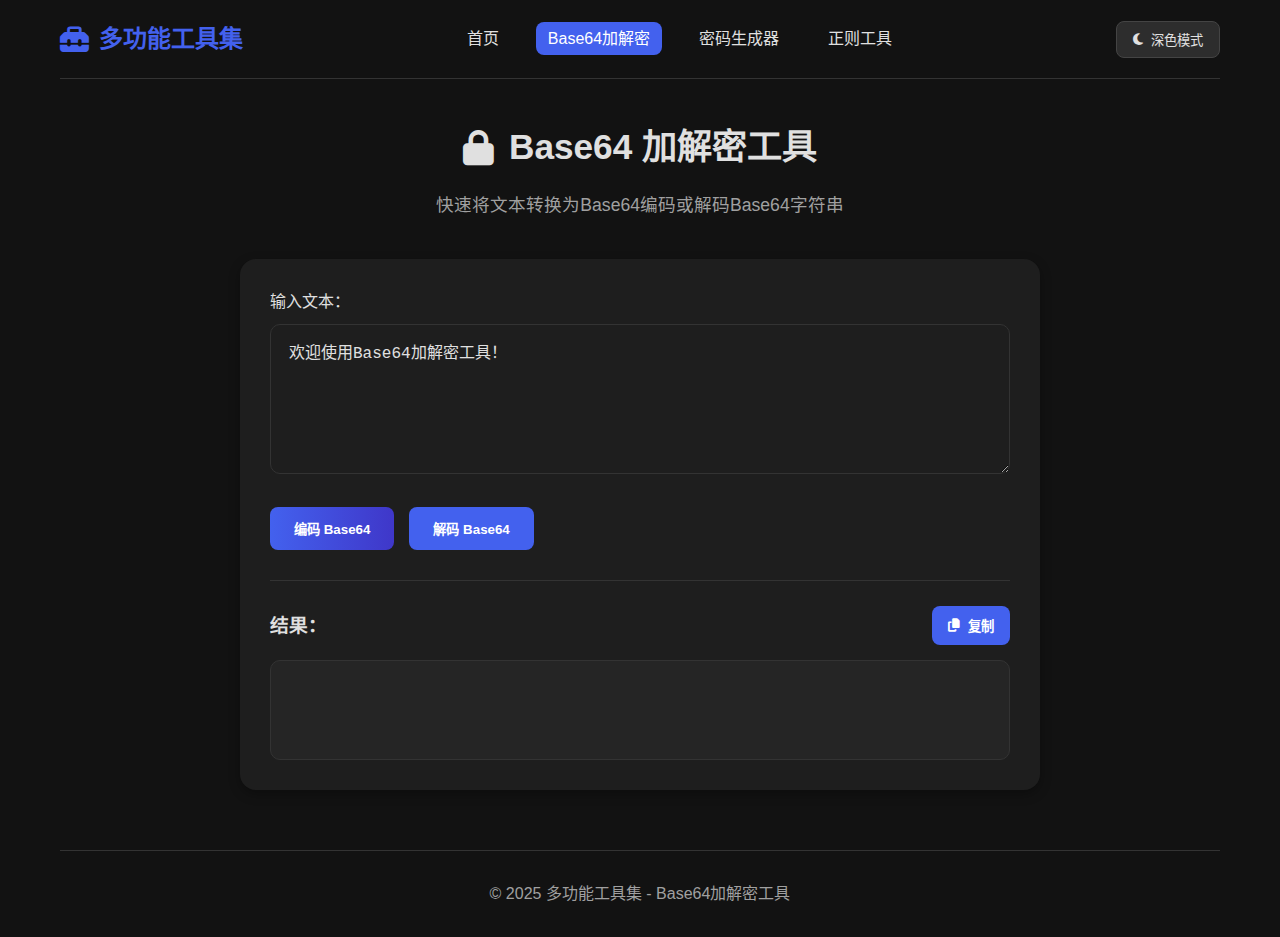
<file: tools/base64.html>
<!-- /base64/index.html -->
<!DOCTYPE html>
<html lang="zh-CN">
<head>
    <meta charset="UTF-8">
    <meta name="viewport" content="width=device-width, initial-scale=1.0">
    <title>Base64加解密工具</title>
    <link rel="stylesheet" href="../css/style.css">
    <link rel="stylesheet" href="../css/dark-theme.css" id="theme-link">
    <link rel="stylesheet" href="https://cdnjs.cloudflare.com/ajax/libs/font-awesome/6.4.0/css/all.min.css">
</head>
<body>
    <div class="container">
        <nav class="navbar">
            <div class="logo">
                <i class="fas fa-toolbox"></i>
                <span>多功能工具集</span>
            </div>
            <ul class="nav-links">
                <li><a href="../index.html">首页</a></li>
                <li><a href="base64.html" class="active">Base64加解密</a></li>
                <li><a href="password.html">密码生成器</a></li>
                <li><a href="regex.html">正则工具</a></li>
            </ul>
            <div class="theme-toggle">
                <button id="theme-btn">
                    <i class="fas fa-moon"></i>
                    <span>深色模式</span>
                </button>
            </div>
        </nav>

        <div class="tool-page">
            <div class="tool-header">
                <h1><i class="fas fa-lock"></i> Base64 加解密工具</h1>
                <p>快速将文本转换为Base64编码或解码Base64字符串</p>
            </div>
            
            <div class="tool-container">
                <div class="form-group">
                    <label for="base64-input">输入文本：</label>
                    <textarea id="base64-input" placeholder="输入要编码或解码的文本..."></textarea>
                </div>
                
                <div class="tool-actions">
                    <button id="encode-btn" class="btn primary">编码 Base64</button>
                    <button id="decode-btn" class="btn">解码 Base64</button>
                </div>
                
                <div class="result-container">
                    <div class="result-header">
                        <h3>结果：</h3>
                        <button id="copy-base64" class="btn icon"><i class="fas fa-copy"></i> 复制</button>
                    </div>
                    <div id="base64-result" class="result-box"></div>
                </div>
            </div>
        </div>

        <footer>
            <div class="footer-content">
                <p>© 2025 多功能工具集 - Base64加解密工具</p>
            </div>
        </footer>
    </div>

    <script src="../js/common.js"></script>
    <script src="../js/base64.js"></script>
</body>
</html>
</file>
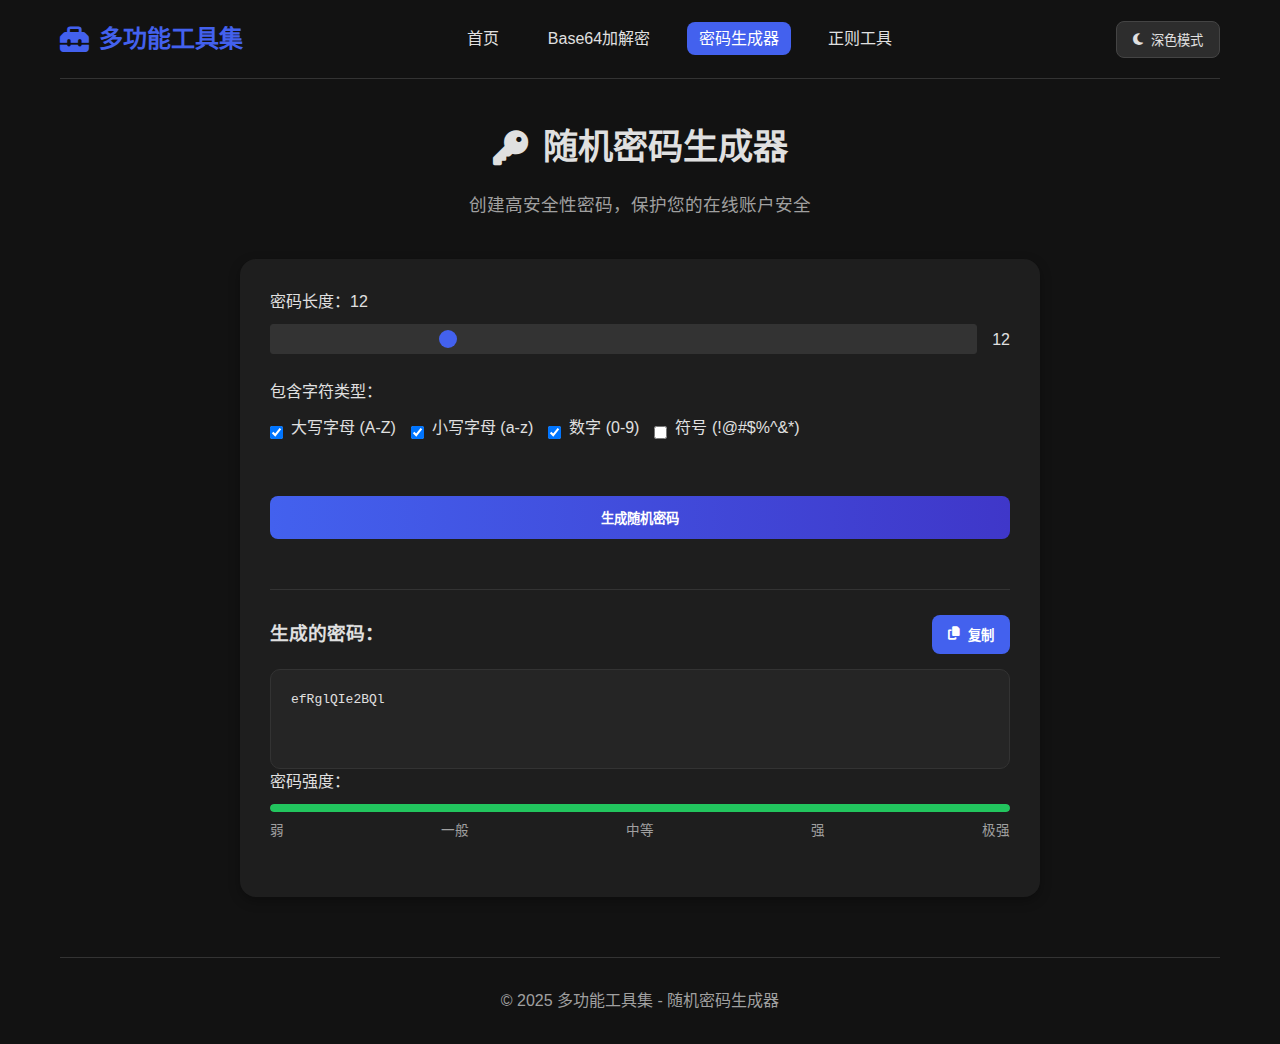
<file: tools/password.html>
<!-- password.html -->
<!DOCTYPE html>
<html lang="zh-CN">
<head>
    <meta charset="UTF-8">
    <meta name="viewport" content="width=device-width, initial-scale=1.0">
    <title>随机密码生成器</title>
    <link rel="stylesheet" href="../css/style.css">
    <link rel="stylesheet" href="../css/dark-theme.css" id="theme-link">
    <link rel="stylesheet" href="https://cdnjs.cloudflare.com/ajax/libs/font-awesome/6.4.0/css/all.min.css">
</head>
<body>
    <div class="container">
        <nav class="navbar">
            <div class="logo">
                <i class="fas fa-toolbox"></i>
                <span>多功能工具集</span>
            </div>
            <ul class="nav-links">
                <li><a href="../index.html">首页</a></li>
                <li><a href="base64.html">Base64加解密</a></li>
                <li><a href="password.html" class="active">密码生成器</a></li>
                <li><a href="regex.html">正则工具</a></li>
            </ul>
            <div class="theme-toggle">
                <button id="theme-btn">
                    <i class="fas fa-moon"></i>
                    <span>深色模式</span>
                </button>
            </div>
        </nav>

        <div class="tool-page">
            <div class="tool-header">
                <h1><i class="fas fa-key"></i> 随机密码生成器</h1>
                <p>创建高安全性密码，保护您的在线账户安全</p>
            </div>
            
            <div class="tool-container">
                <div class="form-group">
                    <label for="password-length">密码长度：<span id="length-value">12</span></label>
                    <div class="slider-container">
                        <input type="range" id="password-length" min="6" max="32" value="12">
                        <span id="length-display">12</span>
                    </div>
                </div>
                
                <div class="form-group">
                    <label>包含字符类型：</label>
                    <div class="checkbox-group">
                        <div class="checkbox-item">
                            <input type="checkbox" id="uppercase" checked>
                            <label for="uppercase">大写字母 (A-Z)</label>
                        </div>
                        <div class="checkbox-item">
                            <input type="checkbox" id="lowercase" checked>
                            <label for="lowercase">小写字母 (a-z)</label>
                        </div>
                        <div class="checkbox-item">
                            <input type="checkbox" id="numbers" checked>
                            <label for="numbers">数字 (0-9)</label>
                        </div>
                        <div class="checkbox-item">
                            <input type="checkbox" id="symbols">
                            <label for="symbols">符号 (!@#$%^&*)</label>
                        </div>
                    </div>
                </div>
                
                <button id="generate-password" class="btn btn-full primary">生成随机密码</button>
                
                <div class="result-container">
                    <div class="result-header">
                        <h3>生成的密码：</h3>
                        <button id="copy-password" class="btn icon"><i class="fas fa-copy"></i> 复制</button>
                    </div>
                    <div id="password-result" class="result-box"></div>
                </div>
                
                <div class="form-group">
                    <label>密码强度：</label>
                    <div class="strength-meter">
                        <div id="strength-fill" class="strength-fill"></div>
                    </div>
                    <div class="strength-labels">
                        <span>弱</span>
                        <span>一般</span>
                        <span>中等</span>
                        <span>强</span>
                        <span>极强</span>
                    </div>
                </div>
            </div>
        </div>

        <footer>
            <div class="footer-content">
                <p>© 2025 多功能工具集 - 随机密码生成器</p>
            </div>
        </footer>
    </div>

    <script src="../js/common.js"></script>
    <script src="../js/password.js"></script>
</body>
</html>
</file>
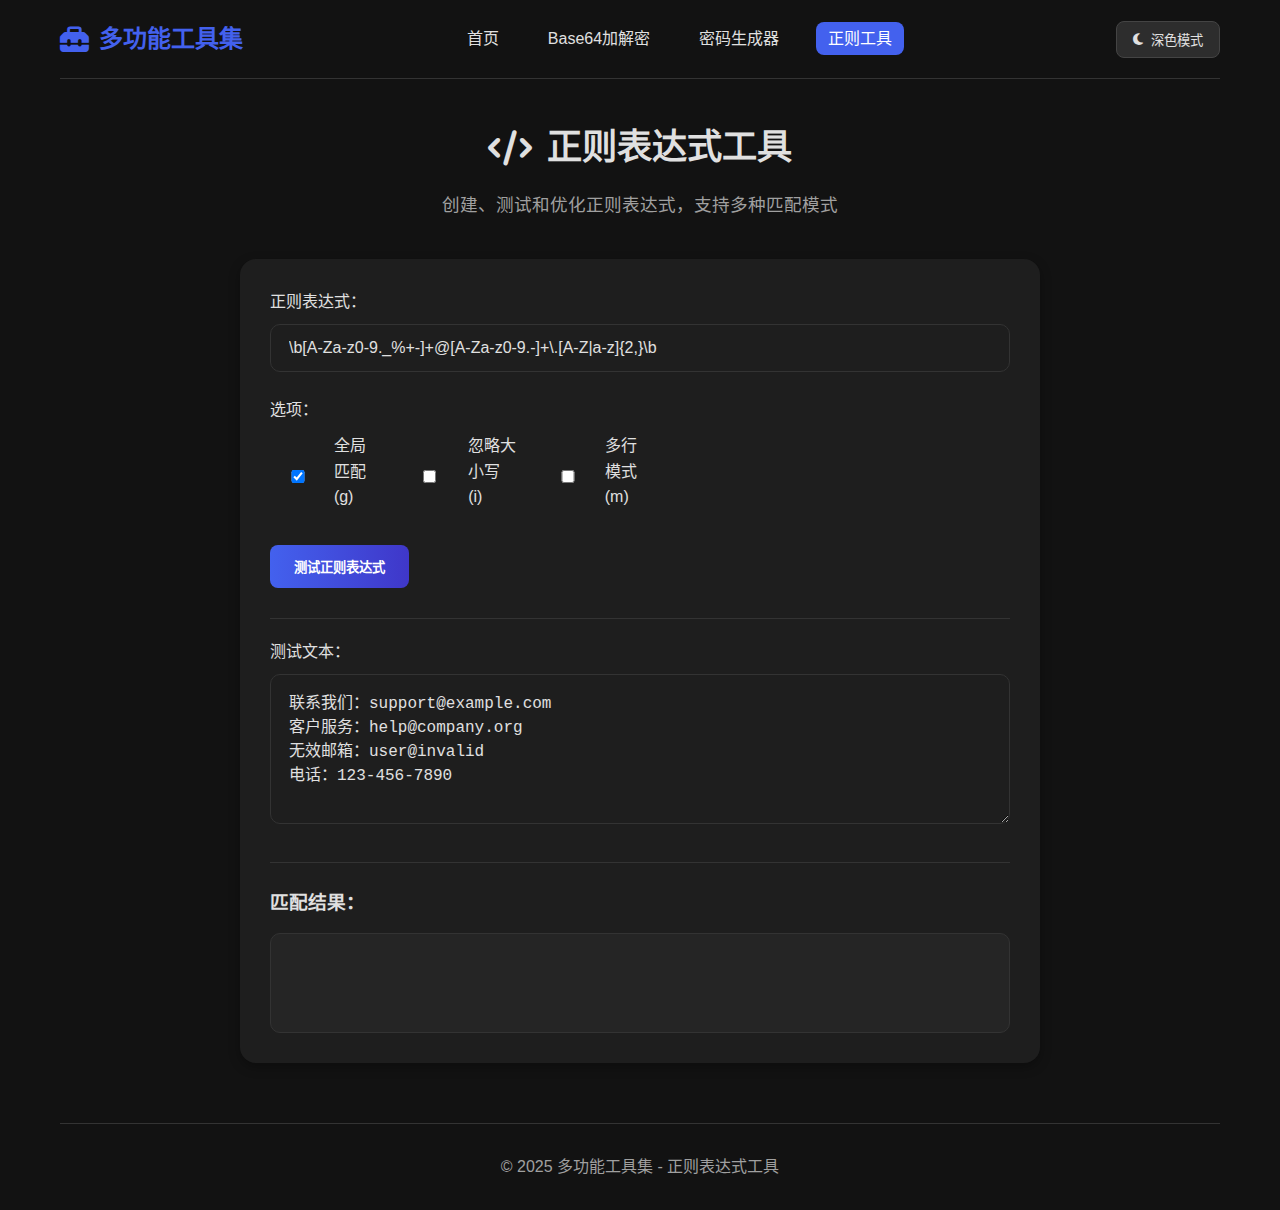
<file: tools/regex.html>
<!-- regex.html -->
<!DOCTYPE html>
<html lang="zh-CN">
<head>
    <meta charset="UTF-8">
    <meta name="viewport" content="width=device-width, initial-scale=1.0">
    <title>正则表达式工具</title>
    <link rel="stylesheet" href="../css/style.css">
    <link rel="stylesheet" href="../css/dark-theme.css" id="theme-link">
    <link rel="stylesheet" href="https://cdnjs.cloudflare.com/ajax/libs/font-awesome/6.4.0/css/all.min.css">
</head>
<body>
    <div class="container">
        <nav class="navbar">
            <div class="logo">
                <i class="fas fa-toolbox"></i>
                <span>多功能工具集</span>
            </div>
            <ul class="nav-links">
                <li><a href="../index.html">首页</a></li>
                <li><a href="base64.html">Base64加解密</a></li>
                <li><a href="password.html">密码生成器</a></li>
                <li><a href="regex.html" class="active">正则工具</a></li>
            </ul>
            <div class="theme-toggle">
                <button id="theme-btn">
                    <i class="fas fa-moon"></i>
                    <span>深色模式</span>
                </button>
            </div>
        </nav>

        <div class="tool-page">
            <div class="tool-header">
                <h1><i class="fas fa-code"></i> 正则表达式工具</h1>
                <p>创建、测试和优化正则表达式，支持多种匹配模式</p>
            </div>
            
            <div class="tool-container">
                <div class="form-group">
                    <label for="regex-pattern">正则表达式：</label>
                    <input type="text" id="regex-pattern" placeholder="输入正则表达式...">
                </div>
                
                <div class="form-group">
                    <label>选项：</label>
                    <div class="regex-flags">
                        <div class="flag-option">
                            <input type="checkbox" id="global-flag" checked>
                            <label for="global-flag">全局匹配 (g)</label>
                        </div>
                        <div class="flag-option">
                            <input type="checkbox" id="ignore-case">
                            <label for="ignore-case">忽略大小写 (i)</label>
                        </div>
                        <div class="flag-option">
                            <input type="checkbox" id="multiline">
                            <label for="multiline">多行模式 (m)</label>
                        </div>
                    </div>
                </div>
                
                <div class="tool-actions">
                    <button id="test-regex" class="btn primary">测试正则表达式</button>
                </div>
                
                <div class="test-area">
                    <div class="form-group">
                        <label for="test-text">测试文本：</label>
                        <textarea id="test-text" placeholder="输入测试文本..."></textarea>
                    </div>
                    
                    <div class="result-container">
                        <div class="result-header">
                            <h3>匹配结果：</h3>
                        </div>
                        <div id="regex-result" class="result-box"></div>
                    </div>
                </div>
            </div>
        </div>

        <footer>
            <div class="footer-content">
                <p>© 2025 多功能工具集 - 正则表达式工具</p>
            </div>
        </footer>
    </div>

    <script src="../js/common.js"></script>
    <script src="../js/regex.js"></script>
</body>
</html>
</file>
<file: css/style.css>
/* css/style.css - 基础样式和浅色主题 */
:root {
    --primary: #4361ee;
    --secondary: #3f37c9;
    --accent: #4895ef;
    --text: #333;
    --text-light: #666;
    --bg: #f8f9fa;
    --card-bg: #fff;
    --border: #e0e0e0;
    --shadow: 0 4px 12px rgba(0, 0, 0, 0.08);
    --success: #4ade80;
    --warning: #facc15;
    --danger: #f87171;
    --transition: all 0.3s ease;
}

* {
    margin: 0;
    padding: 0;
    box-sizing: border-box;
    font-family: 'Segoe UI', Tahoma, Geneva, Verdana, sans-serif;
}

body {
    background-color: var(--bg);
    color: var(--text);
    min-height: 100vh;
    line-height: 1.6;
}

.container {
    max-width: 1200px;
    margin: 0 auto;
    padding: 0 20px;
}

/* 导航栏样式 */
.navbar {
    display: flex;
    justify-content: space-between;
    align-items: center;
    padding: 20px 0;
    margin-bottom: 30px;
    border-bottom: 1px solid var(--border);
}

.logo {
    display: flex;
    align-items: center;
    gap: 10px;
    font-size: 1.5rem;
    font-weight: 700;
    color: var(--primary);
}

.logo i {
    font-size: 1.8rem;
}

.nav-links {
    display: flex;
    list-style: none;
    gap: 25px;
}

.nav-links a {
    text-decoration: none;
    color: var(--text);
    font-weight: 500;
    padding: 8px 12px;
    border-radius: 8px;
    transition: var(--transition);
}

.nav-links a:hover, .nav-links a.active {
    background-color: var(--primary);
    color: white;
}

.theme-toggle button {
    display: flex;
    align-items: center;
    gap: 8px;
    padding: 8px 16px;
    background: var(--card-bg);
    border: 1px solid var(--border);
    border-radius: 8px;
    cursor: pointer;
    transition: var(--transition);
    font-weight: 500;
    color: var(--text);
}

.theme-toggle button:hover {
    background-color: #f0f0f0;
}

/* 首页样式 */
.hero {
    display: flex;
    align-items: center;
    gap: 40px;
    margin-bottom: 60px;
    padding: 40px 0;
}

.hero-content {
    flex: 1;
}

.hero-content h1 {
    font-size: 2.8rem;
    margin-bottom: 20px;
    line-height: 1.2;
}

.hero-content p {
    font-size: 1.2rem;
    color: var(--text-light);
    margin-bottom: 30px;
}

.hero-image {
    flex: 1;
    border-radius: 16px;
    overflow: hidden;
    box-shadow: var(--shadow);
}

.hero-image img {
    width: 100%;
    height: auto;
    display: block;
}

.btn {
    display: inline-block;
    padding: 12px 24px;
    background: var(--primary);
    color: white;
    border: none;
    border-radius: 8px;
    font-weight: 600;
    cursor: pointer;
    transition: var(--transition);
    text-decoration: none;
    text-align: center;
}

.btn:hover {
    transform: translateY(-3px);
    box-shadow: 0 6px 15px rgba(67, 97, 238, 0.3);
}

.btn.primary {
    background: linear-gradient(to right, var(--primary), var(--secondary));
}

.hero-cta {
    display: flex;
    gap: 15px;
}

/* 工具介绍部分 */
.tools-intro {
    margin-bottom: 60px;
}

.tools-intro h2 {
    text-align: center;
    font-size: 2rem;
    margin-bottom: 40px;
}

.tools-grid {
    display: grid;
    grid-template-columns: repeat(auto-fit, minmax(300px, 1fr));
    gap: 30px;
}

.tool-card {
    background: var(--card-bg);
    border-radius: 16px;
    padding: 30px;
    box-shadow: var(--shadow);
    transition: var(--transition);
    text-align: center;
}

.tool-card:hover {
    transform: translateY(-10px);
    box-shadow: 0 10px 30px rgba(0, 0, 0, 0.1);
}

.tool-icon {
    width: 80px;
    height: 80px;
    background: rgba(67, 97, 238, 0.1);
    border-radius: 50%;
    display: flex;
    align-items: center;
    justify-content: center;
    margin: 0 auto 20px;
}

.tool-icon i {
    font-size: 2.5rem;
    color: var(--primary);
}

.tool-card h3 {
    font-size: 1.5rem;
    margin-bottom: 15px;
}

.tool-card p {
    color: var(--text-light);
    margin-bottom: 20px;
}

/* 工具页样式 */
.tool-page {
    margin: 40px 0;
}

.tool-header {
    text-align: center;
    margin-bottom: 40px;
}

.tool-header h1 {
    font-size: 2.2rem;
    display: flex;
    align-items: center;
    justify-content: center;
    gap: 15px;
    margin-bottom: 15px;
}

.tool-header p {
    color: var(--text-light);
    font-size: 1.1rem;
}

.tool-container {
    background: var(--card-bg);
    border-radius: 16px;
    padding: 30px;
    box-shadow: var(--shadow);
    max-width: 800px;
    margin: 0 auto;
}

.form-group {
    margin-bottom: 25px;
}

.form-group label {
    display: block;
    margin-bottom: 10px;
    font-weight: 500;
    color: var(--text);
}

input, textarea, select {
    width: 100%;
    padding: 14px 18px;
    background: var(--card-bg);
    border: 1px solid var(--border);
    border-radius: 10px;
    color: var(--text);
    font-size: 1rem;
    transition: var(--transition);
}

textarea {
    min-height: 150px;
    resize: vertical;
    font-family: monospace;
}

.tool-actions {
    display: flex;
    gap: 15px;
    margin: 25px 0;
}

.result-container {
    margin-top: 30px;
    border-top: 1px solid var(--border);
    padding-top: 25px;
}

.result-header {
    display: flex;
    justify-content: space-between;
    align-items: center;
    margin-bottom: 15px;
}

.result-box {
    background: #f8f9fa;
    border: 1px solid var(--border);
    border-radius: 10px;
    padding: 20px;
    font-family: monospace;
    white-space: pre-wrap;
    word-break: break-all;
    min-height: 100px;
    max-height: 300px;
    overflow-y: auto;
}

.btn.icon {
    display: flex;
    align-items: center;
    gap: 8px;
    padding: 10px 16px;
}

/* 页脚样式 */
footer {
    margin-top: 60px;
    padding: 30px 0;
    border-top: 1px solid var(--border);
    color: var(--text-light);
}

.footer-content {
    display: flex;
    flex-direction: column;
    align-items: center;
    gap: 20px;
}

.footer-logo {
    display: flex;
    align-items: center;
    gap: 10px;
    font-weight: 600;
    font-size: 1.2rem;
}

.footer-links {
    display: flex;
    gap: 20px;
    flex-wrap: wrap;
    justify-content: center;
}

.footer-links a {
    color: var(--text-light);
    text-decoration: none;
    transition: var(--transition);
}

.footer-links a:hover {
    color: var(--primary);
}

.footer-info {
    text-align: center;
}

/* 密码生成器特定样式 */
.slider-container {
    display: flex;
    align-items: center;
    gap: 15px;
}

.slider-container input[type="range"] {
    flex: 1;
    height: 6px;
    background: #e0e0e0;
    border-radius: 3px;
    outline: none;
    -webkit-appearance: none;
}

.slider-container input[type="range"]::-webkit-slider-thumb {
    -webkit-appearance: none;
    width: 18px;
    height: 18px;
    border-radius: 50%;
    background: var(--primary);
    cursor: pointer;
}

.checkbox-group {
    display: flex;
    flex-wrap: wrap;
    gap: 15px;
    margin-top: 10px;
}

.checkbox-item {
    display: flex;
    align-items: center;
    gap: 8px;
}

.checkbox-item input[type="checkbox"] {
    width: auto;
}

.btn-full {
    width: 100%;
    margin: 20px 0;
}

/* 密码强度计 */
.strength-meter {
    height: 8px;
    background: #e0e0e0;
    border-radius: 4px;
    margin-top: 10px;
    overflow: hidden;
}

.strength-fill {
    height: 100%;
    border-radius: 4px;
    transition: width 0.5s ease;
}

.strength-0 { width: 20%; background: #f87171; }
.strength-1 { width: 40%; background: #f97316; }
.strength-2 { width: 60%; background: #facc15; }
.strength-3 { width: 80%; background: #4ade80; }
.strength-4 { width: 100%; background: #22c55e; }

.strength-labels {
    display: flex;
    justify-content: space-between;
    margin-top: 8px;
    font-size: 0.85rem;
    color: var(--text-light);
}

/* 正则表达式工具样式 */
.regex-flags {
    display: flex;
    gap: 20px;
    margin-top: 10px;
}

.flag-option {
    display: flex;
    align-items: center;
    gap: 8px;
}

.test-area {
    margin-top: 30px;
    padding-top: 20px;
    border-top: 1px solid var(--border);
}

/* 高亮匹配 */
.highlight {
    background-color: rgba(67, 97, 238, 0.2);
    padding: 2px 4px;
    border-radius: 4px;
    font-weight: bold;
}

/* 通知样式 */
.notification {
    position: fixed;
    bottom: 20px;
    right: 20px;
    padding: 15px 25px;
    background: var(--card-bg);
    border-left: 4px solid var(--success);
    border-radius: 8px;
    box-shadow: 0 5px 15px rgba(0, 0, 0, 0.2);
    transform: translateY(100px);
    opacity: 0;
    transition: transform 0.3s ease, opacity 0.3s ease;
    z-index: 1000;
    display: flex;
    align-items: center;
    gap: 10px;
}

.notification.show {
    transform: translateY(0);
    opacity: 1;
}

/* 响应式设计 */
@media (max-width: 900px) {
    .hero {
        flex-direction: column;
    }
    
    .hero-content, .hero-image {
        width: 100%;
    }
    
    .navbar {
        flex-direction: column;
        gap: 20px;
    }
    
    .nav-links {
        flex-wrap: wrap;
        justify-content: center;
    }
}

@media (max-width: 600px) {
    .tool-actions {
        flex-direction: column;
    }
    
    .hero-content h1 {
        font-size: 2.2rem;
    }
    
    .tool-header h1 {
        font-size: 1.8rem;
    }
}
</file>
<file: css/dark-theme.css>
/* css/dark-theme.css - 深色主题样式 */
:root {
    --text: #e0e0e0;
    --text-light: #a0a0a0;
    --bg: #121212;
    --card-bg: #1e1e1e;
    --border: #333;
    --shadow: 0 4px 12px rgba(0, 0, 0, 0.3);
}

body {
    background-color: var(--bg);
    color: var(--text);
}

.result-box {
    background: #252525;
    border-color: #333;
}

.theme-toggle button {
    background-color: #2d2d2d;
    border-color: #444;
    color: var(--text);
}

.theme-toggle button:hover {
    background-color: #3a3a3a;
}

.nav-links a {
    color: var(--text);
}

.footer-links a {
    color: var(--text-light);
}

.footer-links a:hover {
    color: var(--accent);
}

/* 深色主题特定元素样式 */
.slider-container input[type="range"] {
    background: #333;
}

.slider-container input[type="range"]::-webkit-slider-thumb {
    background: var(--primary);
}

.strength-meter {
    background: #333;
}

.highlight {
    background-color: rgba(67, 97, 238, 0.3);
    color: #fff;
}

.notification {
    background: #2d2d2d;
    border-left-color: var(--success);
}

/* 深色主题的卡片悬停效果 */
.tool-card:hover {
    box-shadow: 0 10px 30px rgba(0, 0, 0, 0.5);
}

/* 深色主题按钮效果 */
.btn:hover {
    box-shadow: 0 6px 15px rgba(67, 97, 238, 0.2);
}
</file>
